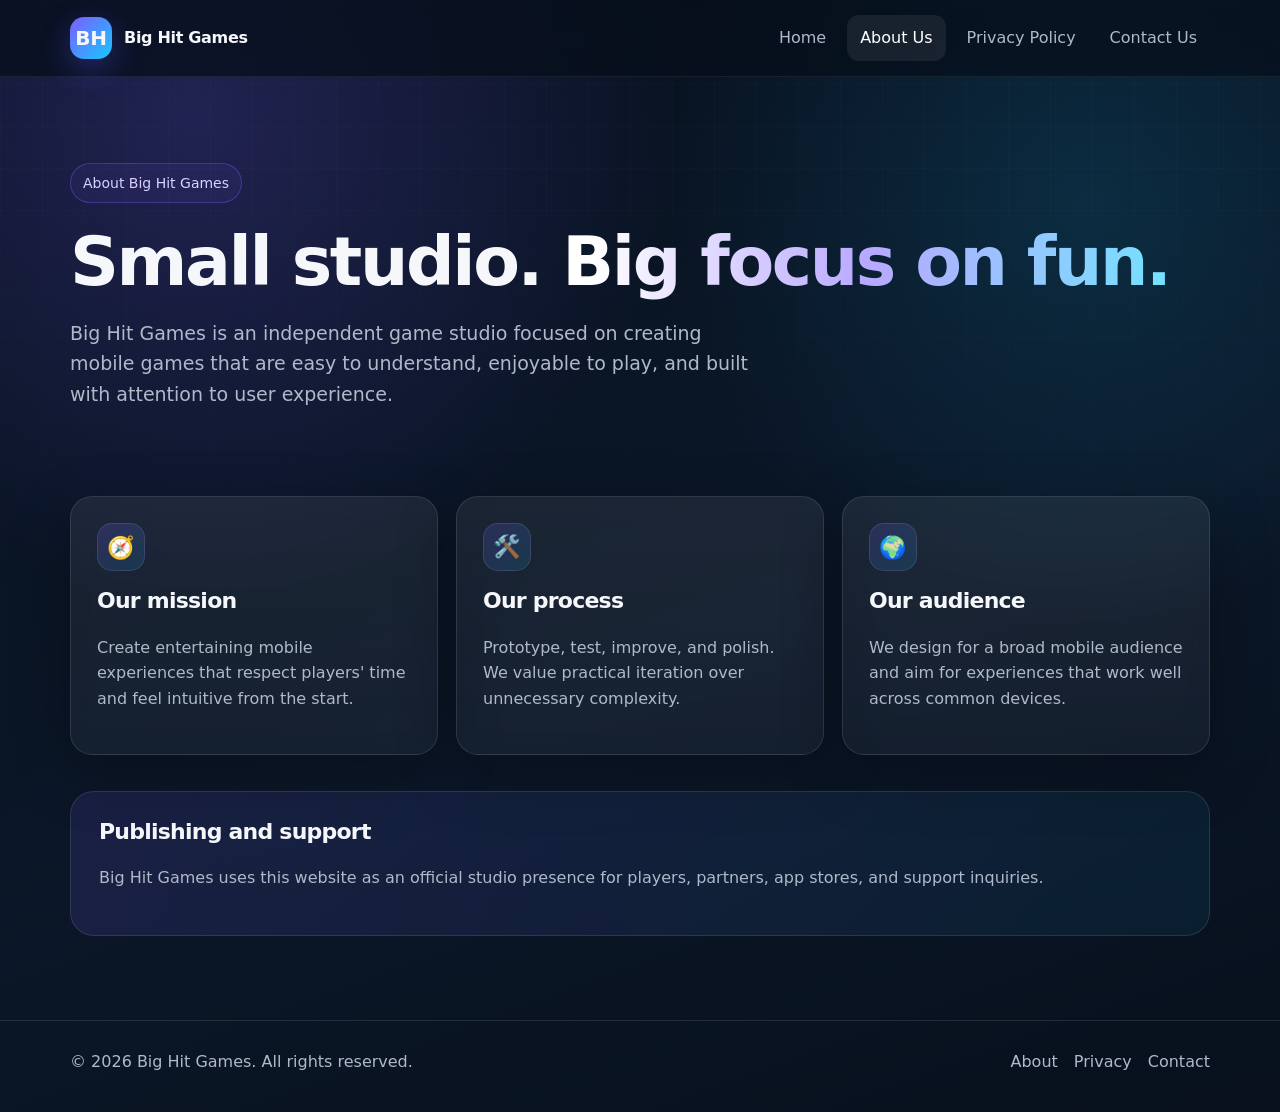
<file: index.html>
<!doctype html>
<html lang="en">
<head>
  <meta charset="utf-8">
  <meta name="viewport" content="width=device-width,initial-scale=1">
  <title>About Us | Big Hit Games</title>
  <meta name="description" content="Learn about Big Hit Games, our mission, process, and mobile game development focus.">
  <meta name="theme-color" content="#07111f">
  <link rel="icon" href="../assets/favicon.svg" type="image/svg+xml">
  <link rel="stylesheet" href="../assets/style.css">
</head>
<body>

<div class="nav-wrap">
  <div class="container nav">
    <a class="brand" href="../">
      <span class="logo">BH</span><span>Big Hit Games</span>
    </a>
    <button class="menu-btn" aria-label="Toggle navigation">☰</button>
    <nav class="nav-links">
      <a class="" href="../">Home</a><a class="active" href="../about/">About Us</a><a class="" href="../privacypolicy/">Privacy Policy</a><a class="" href="../contact/">Contact Us</a>
    </nav>
  </div>
</div>

<main>
  <section class="page-hero">
    <div class="container reveal">
      <span class="eyebrow">About Big Hit Games</span>
      <h1>Small studio. <span class="gradient-text">Big focus on fun.</span></h1>
      <p class="lead">Big Hit Games is an independent game studio focused on creating mobile games that are easy to understand, enjoyable to play, and built with attention to user experience.</p>
    </div>
  </section>
  <section class="content">
    <div class="container">
      <div class="cards">
        <article class="card reveal"><div class="icon">🧭</div><h3>Our mission</h3><p>Create entertaining mobile experiences that respect players' time and feel intuitive from the start.</p></article>
        <article class="card reveal"><div class="icon">🛠️</div><h3>Our process</h3><p>Prototype, test, improve, and polish. We value practical iteration over unnecessary complexity.</p></article>
        <article class="card reveal"><div class="icon">🌍</div><h3>Our audience</h3><p>We design for a broad mobile audience and aim for experiences that work well across common devices.</p></article>
      </div>
      <div class="band reveal">
        <h3>Publishing and support</h3>
        <p class="muted">Big Hit Games uses this website as an official studio presence for players, partners, app stores, and support inquiries.</p>
      </div>
    </div>
  </section>
</main>


<footer class="footer">
  <div class="container footer-row">
    <div>© 2026 Big Hit Games. All rights reserved.</div>
    <div class="footer-links">
      <a href="../about/">About</a>
      <a href="../privacypolicy/">Privacy</a>
      <a href="../contact/">Contact</a>
    </div>
  </div>
</footer>
<script src="../assets/script.js"></script>
</body>
</html>
</file>
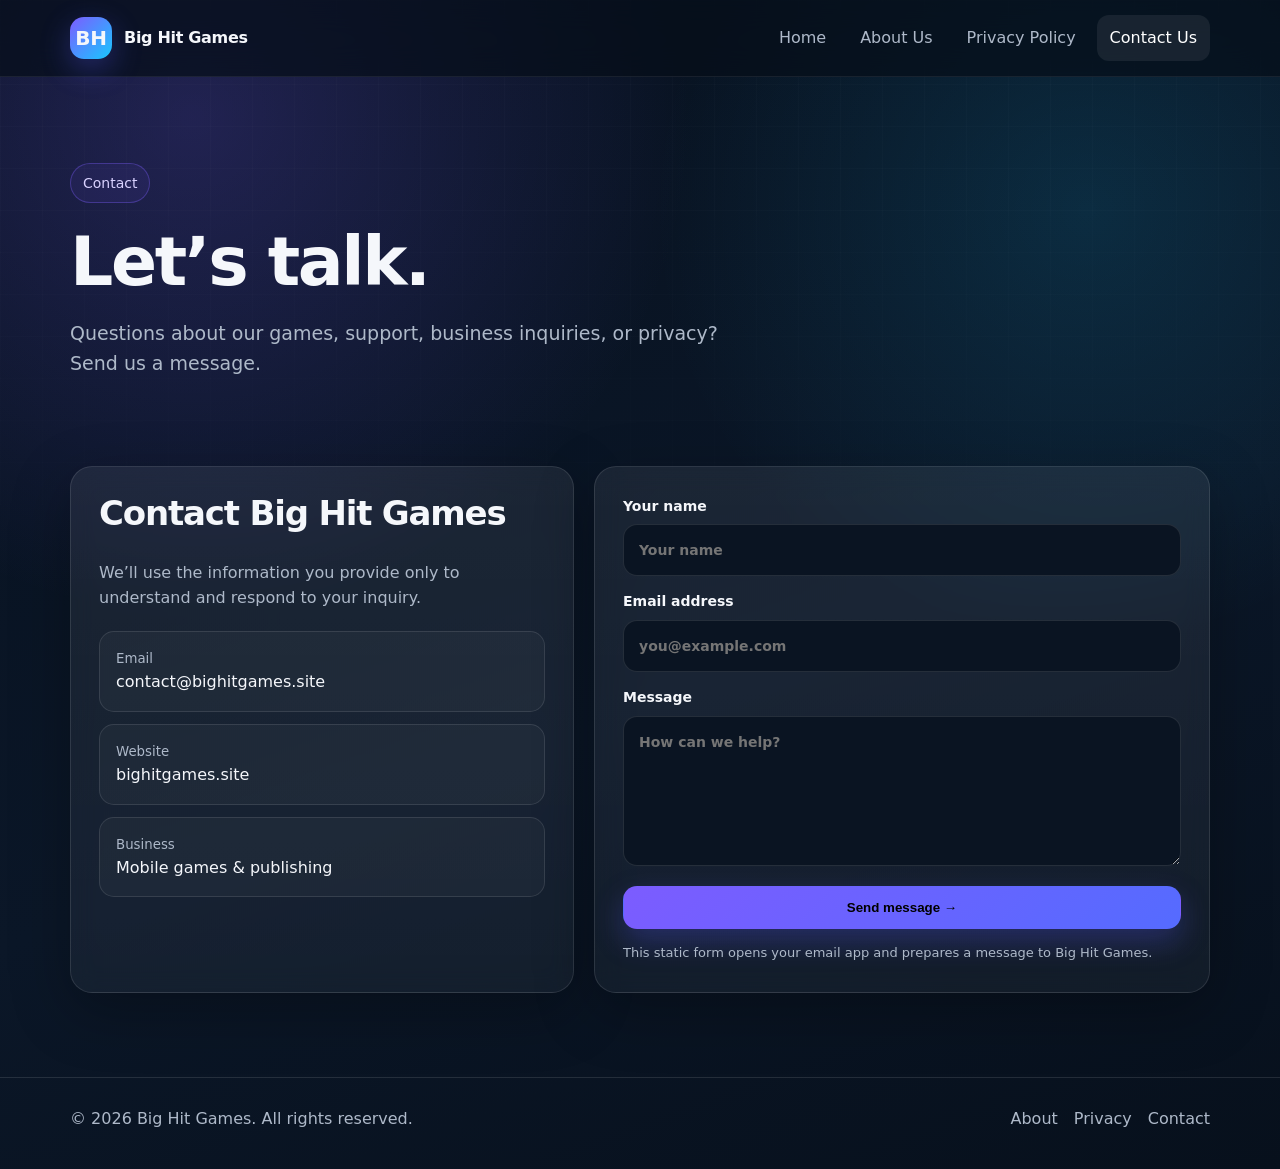
<file: contact/index.html>
<!doctype html>
<html lang="en">
<head>
  <meta charset="utf-8">
  <meta name="viewport" content="width=device-width,initial-scale=1">
  <title>Contact Us | Big Hit Games</title>
  <meta name="description" content="Contact Big Hit Games for support, business inquiries, and privacy questions.">
  <meta name="theme-color" content="#07111f">
  <link rel="icon" href="../assets/favicon.svg" type="image/svg+xml">
  <link rel="stylesheet" href="../assets/style.css">
</head>
<body>

<div class="nav-wrap">
  <div class="container nav">
    <a class="brand" href="../">
      <span class="logo">BH</span><span>Big Hit Games</span>
    </a>
    <button class="menu-btn" aria-label="Toggle navigation">☰</button>
    <nav class="nav-links">
      <a class="" href="../">Home</a><a class="" href="../about/">About Us</a><a class="" href="../privacypolicy/">Privacy Policy</a><a class="active" href="../contact/">Contact Us</a>
    </nav>
  </div>
</div>

<main>
  <section class="page-hero">
    <div class="container reveal">
      <span class="eyebrow">Contact</span>
      <h1>Let’s talk.</h1>
      <p class="lead">Questions about our games, support, business inquiries, or privacy? Send us a message.</p>
    </div>
  </section>
  <section class="content">
    <div class="container contact-grid">
      <div class="card contact-card reveal">
        <h2 style="font-size:34px">Contact Big Hit Games</h2>
        <p class="muted">We’ll use the information you provide only to understand and respond to your inquiry.</p>
        <div class="contact-list">
          <div class="contact-item"><small>Email</small><a href="mailto:contact@bighitgames.site">contact@bighitgames.site</a></div>
          <div class="contact-item"><small>Website</small><span>bighitgames.site</span></div>
          <div class="contact-item"><small>Business</small><span>Mobile games & publishing</span></div>
        </div>
      </div>
      <div class="card contact-card reveal">
        <form class="form" data-mailto>
          <label>Your name<input name="name" required placeholder="Your name"></label>
          <label>Email address<input name="email" type="email" required placeholder="you@example.com"></label>
          <label>Message<textarea name="message" required placeholder="How can we help?"></textarea></label>
          <button class="btn btn-primary" type="submit">Send message →</button>
          <div class="note">This static form opens your email app and prepares a message to Big Hit Games.</div>
        </form>
      </div>
    </div>
  </section>
</main>


<footer class="footer">
  <div class="container footer-row">
    <div>© 2026 Big Hit Games. All rights reserved.</div>
    <div class="footer-links">
      <a href="../about/">About</a>
      <a href="../privacypolicy/">Privacy</a>
      <a href="../contact/">Contact</a>
    </div>
  </div>
</footer>
<script src="../assets/script.js"></script>
</body>
</html>
</file>
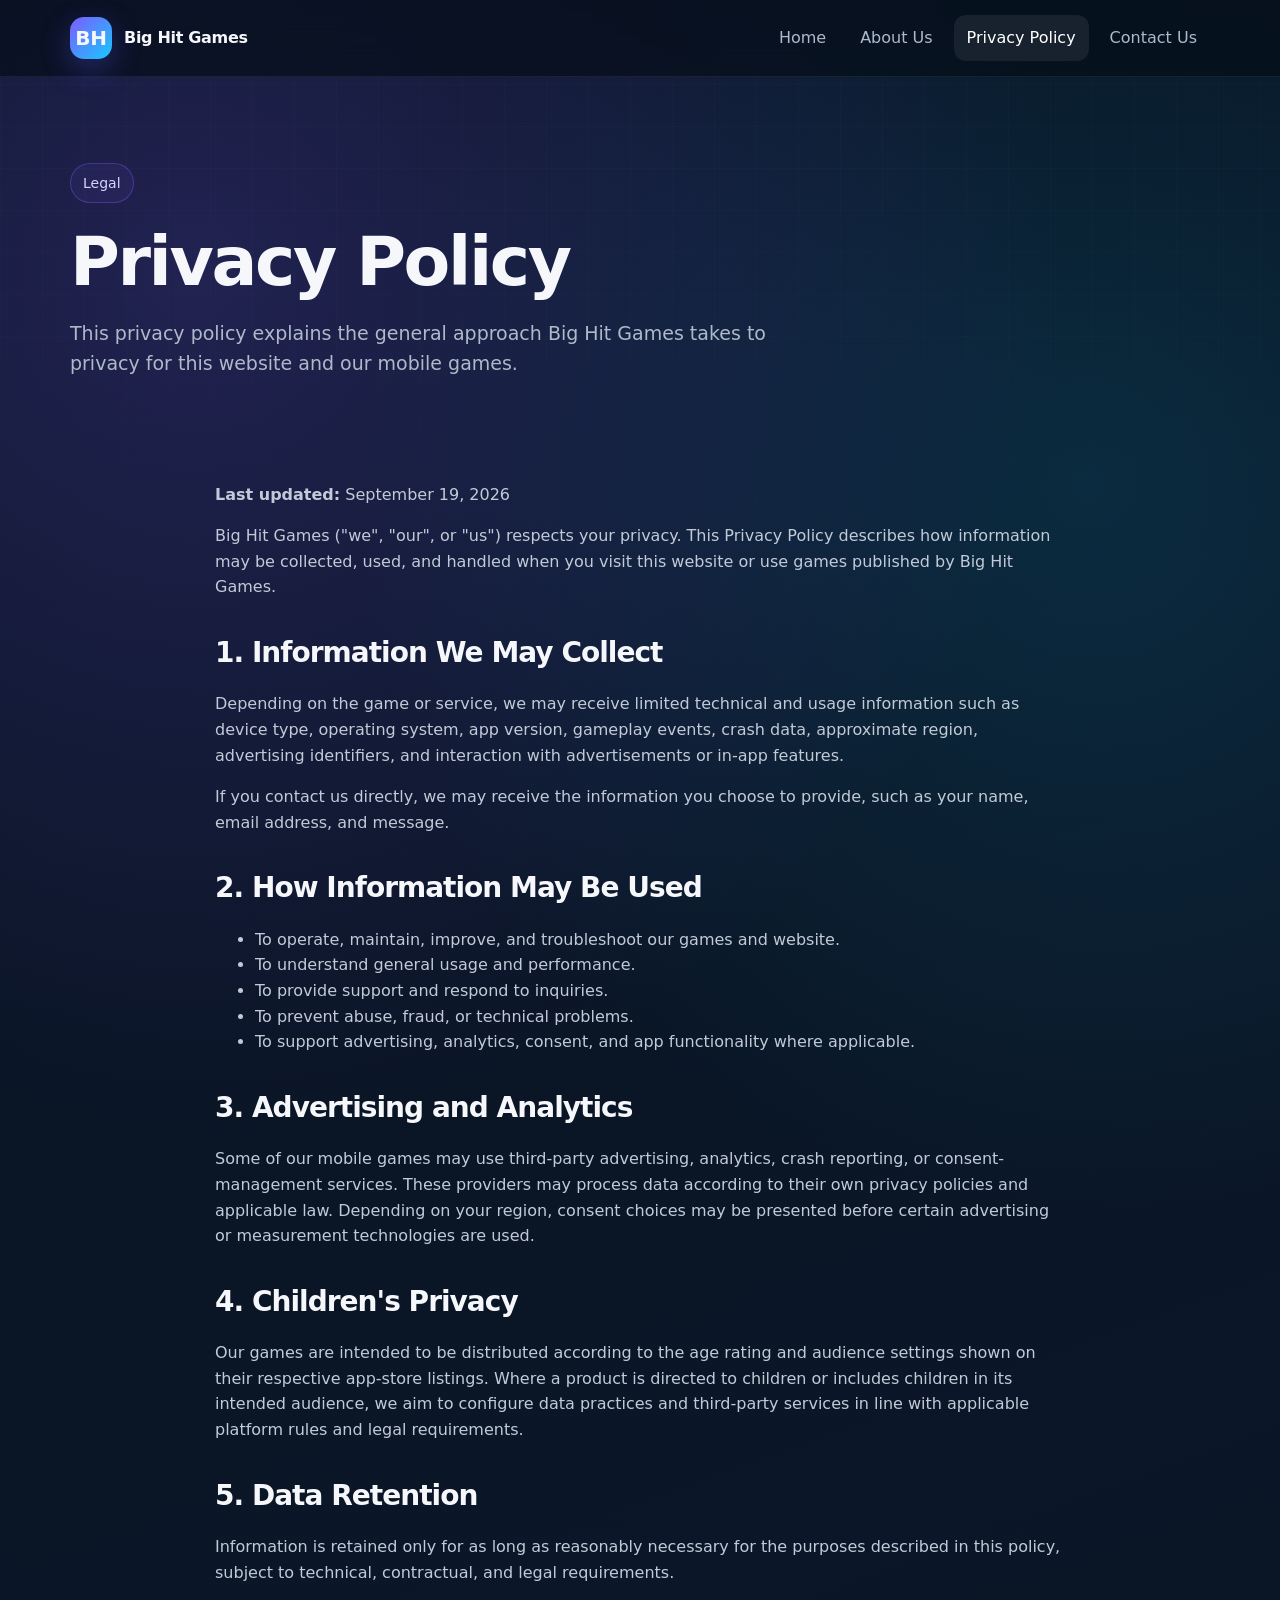
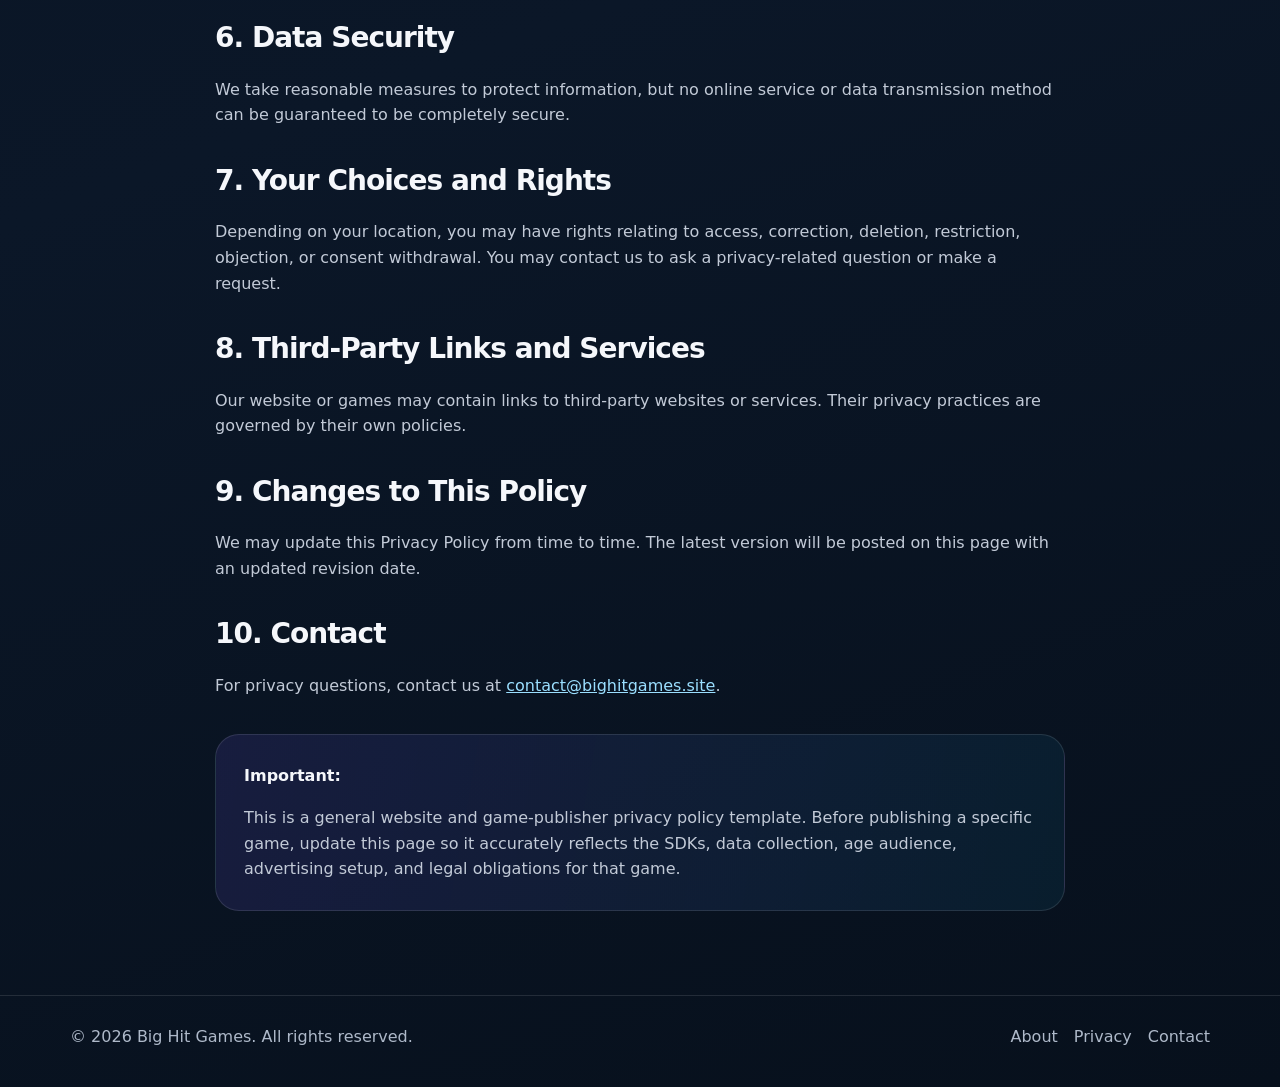
<file: privacypolicy/index.html>
<!doctype html>
<html lang="en">
<head>
  <meta charset="utf-8">
  <meta name="viewport" content="width=device-width,initial-scale=1">
  <title>Privacy Policy | Big Hit Games</title>
  <meta name="description" content="Privacy Policy for Big Hit Games website and mobile games.">
  <meta name="theme-color" content="#07111f">
  <link rel="icon" href="../assets/favicon.svg" type="image/svg+xml">
  <link rel="stylesheet" href="../assets/style.css">
</head>
<body>

<div class="nav-wrap">
  <div class="container nav">
    <a class="brand" href="../">
      <span class="logo">BH</span><span>Big Hit Games</span>
    </a>
    <button class="menu-btn" aria-label="Toggle navigation">☰</button>
    <nav class="nav-links">
      <a class="" href="../">Home</a><a class="" href="../about/">About Us</a><a class="active" href="../privacypolicy/">Privacy Policy</a><a class="" href="../contact/">Contact Us</a>
    </nav>
  </div>
</div>

<main>
  <section class="page-hero">
    <div class="container reveal">
      <span class="eyebrow">Legal</span>
      <h1>Privacy Policy</h1>
      <p class="lead">This privacy policy explains the general approach Big Hit Games takes to privacy for this website and our mobile games.</p>
    </div>
  </section>
  <section class="content">
    <div class="container prose reveal">
      <p><strong>Last updated:</strong> September 19, 2026</p>
      <p>Big Hit Games ("we", "our", or "us") respects your privacy. This Privacy Policy describes how information may be collected, used, and handled when you visit this website or use games published by Big Hit Games.</p>

      <h2>1. Information We May Collect</h2>
      <p>Depending on the game or service, we may receive limited technical and usage information such as device type, operating system, app version, gameplay events, crash data, approximate region, advertising identifiers, and interaction with advertisements or in-app features.</p>
      <p>If you contact us directly, we may receive the information you choose to provide, such as your name, email address, and message.</p>

      <h2>2. How Information May Be Used</h2>
      <ul>
        <li>To operate, maintain, improve, and troubleshoot our games and website.</li>
        <li>To understand general usage and performance.</li>
        <li>To provide support and respond to inquiries.</li>
        <li>To prevent abuse, fraud, or technical problems.</li>
        <li>To support advertising, analytics, consent, and app functionality where applicable.</li>
      </ul>

      <h2>3. Advertising and Analytics</h2>
      <p>Some of our mobile games may use third-party advertising, analytics, crash reporting, or consent-management services. These providers may process data according to their own privacy policies and applicable law. Depending on your region, consent choices may be presented before certain advertising or measurement technologies are used.</p>

      <h2>4. Children's Privacy</h2>
      <p>Our games are intended to be distributed according to the age rating and audience settings shown on their respective app-store listings. Where a product is directed to children or includes children in its intended audience, we aim to configure data practices and third-party services in line with applicable platform rules and legal requirements.</p>

      <h2>5. Data Retention</h2>
      <p>Information is retained only for as long as reasonably necessary for the purposes described in this policy, subject to technical, contractual, and legal requirements.</p>

      <h2>6. Data Security</h2>
      <p>We take reasonable measures to protect information, but no online service or data transmission method can be guaranteed to be completely secure.</p>

      <h2>7. Your Choices and Rights</h2>
      <p>Depending on your location, you may have rights relating to access, correction, deletion, restriction, objection, or consent withdrawal. You may contact us to ask a privacy-related question or make a request.</p>

      <h2>8. Third-Party Links and Services</h2>
      <p>Our website or games may contain links to third-party websites or services. Their privacy practices are governed by their own policies.</p>

      <h2>9. Changes to This Policy</h2>
      <p>We may update this Privacy Policy from time to time. The latest version will be posted on this page with an updated revision date.</p>

      <h2>10. Contact</h2>
      <p>For privacy questions, contact us at <a href="mailto:contact@bighitgames.site">contact@bighitgames.site</a>.</p>

      <div class="band">
        <strong>Important:</strong>
        <p class="muted" style="margin-bottom:0">This is a general website and game-publisher privacy policy template. Before publishing a specific game, update this page so it accurately reflects the SDKs, data collection, age audience, advertising setup, and legal obligations for that game.</p>
      </div>
    </div>
  </section>
</main>


<footer class="footer">
  <div class="container footer-row">
    <div>© 2026 Big Hit Games. All rights reserved.</div>
    <div class="footer-links">
      <a href="../about/">About</a>
      <a href="../privacypolicy/">Privacy</a>
      <a href="../contact/">Contact</a>
    </div>
  </div>
</footer>
<script src="../assets/script.js"></script>
</body>
</html>
</file>
<file: assets/style.css>
:root{
  --bg:#07111f;
  --bg2:#0b1728;
  --card:rgba(255,255,255,.07);
  --card2:rgba(255,255,255,.045);
  --line:rgba(255,255,255,.11);
  --text:#f5f7fb;
  --muted:#aeb9c9;
  --accent:#7c5cff;
  --accent2:#18c8ff;
  --success:#45e0a8;
  --shadow:0 18px 60px rgba(0,0,0,.28);
  --radius:22px;
}
*{box-sizing:border-box}
html{scroll-behavior:smooth}
body{
  margin:0;
  font-family:Inter,ui-sans-serif,system-ui,-apple-system,BlinkMacSystemFont,"Segoe UI",sans-serif;
  color:var(--text);
  background:
    radial-gradient(circle at 15% 10%, rgba(124,92,255,.22), transparent 33%),
    radial-gradient(circle at 85% 18%, rgba(24,200,255,.13), transparent 30%),
    linear-gradient(160deg,var(--bg),var(--bg2) 58%,#07101c);
  min-height:100vh;
  line-height:1.6;
  overflow-x:hidden;
}
body::before{
  content:"";
  position:fixed; inset:0;
  pointer-events:none;
  background-image:linear-gradient(rgba(255,255,255,.018) 1px,transparent 1px),
                   linear-gradient(90deg,rgba(255,255,255,.018) 1px,transparent 1px);
  background-size:42px 42px;
  mask-image:linear-gradient(to bottom,black,transparent 80%);
}
a{color:inherit;text-decoration:none}
img{max-width:100%}
.container{width:min(1140px,calc(100% - 40px));margin:auto}
.nav-wrap{
  position:sticky;top:0;z-index:50;
  backdrop-filter:blur(16px);
  background:rgba(6,14,25,.72);
  border-bottom:1px solid rgba(255,255,255,.07);
}
.nav{height:76px;display:flex;align-items:center;justify-content:space-between}
.brand{display:flex;align-items:center;gap:12px;font-weight:800;letter-spacing:-.02em}
.logo{
  width:42px;height:42px;border-radius:14px;display:grid;place-items:center;
  background:linear-gradient(135deg,var(--accent),var(--accent2));
  box-shadow:0 10px 30px rgba(90,91,255,.32);font-size:20px;font-weight:900
}
.nav-links{display:flex;align-items:center;gap:8px}
.nav-links a{padding:10px 13px;color:var(--muted);border-radius:12px;transition:.2s}
.nav-links a:hover,.nav-links a.active{color:#fff;background:rgba(255,255,255,.07)}
.menu-btn{
  display:none;width:44px;height:44px;border:1px solid var(--line);border-radius:12px;
  background:rgba(255,255,255,.05);color:white;font-size:20px
}
.hero{padding:96px 0 72px}
.hero-grid{display:grid;grid-template-columns:1.1fr .9fr;gap:50px;align-items:center}
.eyebrow{
  display:inline-flex;align-items:center;gap:9px;padding:8px 12px;
  border:1px solid rgba(124,92,255,.35);border-radius:999px;
  background:rgba(124,92,255,.08);color:#d9d2ff;font-size:14px
}
.dot{width:8px;height:8px;border-radius:50%;background:var(--success);box-shadow:0 0 0 5px rgba(69,224,168,.12)}
h1,h2,h3{line-height:1.08;letter-spacing:-.035em;margin-top:0}
h1{font-size:clamp(48px,7vw,84px);margin:22px 0 22px}
h2{font-size:clamp(34px,4vw,50px)}
h3{font-size:22px}
.gradient-text{
  background:linear-gradient(90deg,#fff 5%,#b9a8ff 50%,#74e2ff);
  -webkit-background-clip:text;background-clip:text;color:transparent
}
.lead{font-size:19px;color:var(--muted);max-width:700px}
.actions{display:flex;gap:12px;flex-wrap:wrap;margin-top:30px}
.btn{
  display:inline-flex;align-items:center;justify-content:center;gap:8px;
  padding:13px 18px;border-radius:14px;border:1px solid transparent;
  font-weight:700;transition:.2s;cursor:pointer
}
.btn-primary{background:linear-gradient(135deg,var(--accent),#556bff);box-shadow:0 12px 30px rgba(87,86,255,.28)}
.btn-primary:hover{transform:translateY(-2px)}
.btn-secondary{border-color:var(--line);background:rgba(255,255,255,.045);color:#e8edf5}
.btn-secondary:hover{background:rgba(255,255,255,.08)}
.hero-card,.card{
  border:1px solid var(--line);background:linear-gradient(180deg,var(--card),var(--card2));
  border-radius:var(--radius);box-shadow:var(--shadow);backdrop-filter:blur(12px)
}
.hero-card{padding:28px;position:relative;overflow:hidden;min-height:390px}
.hero-card::after{
  content:"";position:absolute;width:250px;height:250px;border-radius:50%;
  background:rgba(24,200,255,.12);filter:blur(15px);right:-90px;bottom:-90px
}
.game-window{border:1px solid var(--line);border-radius:18px;overflow:hidden;background:#08111f}
.window-top{height:44px;display:flex;align-items:center;gap:7px;padding:0 15px;border-bottom:1px solid var(--line)}
.window-top i{display:block;width:9px;height:9px;border-radius:50%;background:rgba(255,255,255,.25)}
.window-body{padding:26px}
.stat-grid{display:grid;grid-template-columns:repeat(2,1fr);gap:14px;margin-top:18px}
.stat{padding:18px;border:1px solid var(--line);border-radius:16px;background:rgba(255,255,255,.035)}
.stat strong{display:block;font-size:24px}
.stat span{font-size:13px;color:var(--muted)}
.section{padding:78px 0}
.section-heading{max-width:760px;margin-bottom:32px}
.section-heading p{color:var(--muted)}
.cards{display:grid;grid-template-columns:repeat(3,1fr);gap:18px}
.card{padding:26px}
.icon{
  width:48px;height:48px;border-radius:15px;display:grid;place-items:center;
  background:linear-gradient(135deg,rgba(124,92,255,.18),rgba(24,200,255,.13));
  border:1px solid rgba(255,255,255,.1);font-size:22px;margin-bottom:18px
}
.card p,.muted{color:var(--muted)}
.band{
  margin:36px 0 0;padding:28px;border:1px solid var(--line);border-radius:24px;
  background:linear-gradient(100deg,rgba(124,92,255,.13),rgba(24,200,255,.07))
}
.page-hero{padding:86px 0 44px}
.page-hero h1{font-size:clamp(42px,6vw,68px);margin-bottom:18px}
.content{padding:24px 0 84px}
.prose{max-width:850px}
.prose h2{font-size:28px;margin-top:38px}
.prose h3{margin-top:26px}
.prose p,.prose li{color:#c2cad7}
.prose a{color:#9bdfff;text-decoration:underline}
.contact-grid{display:grid;grid-template-columns:.9fr 1.1fr;gap:20px}
.contact-card{padding:28px}
.contact-list{display:grid;gap:12px;margin-top:20px}
.contact-item{padding:16px;border:1px solid var(--line);border-radius:15px;background:rgba(255,255,255,.03)}
.contact-item small{display:block;color:var(--muted)}
.form{display:grid;gap:14px}
label{font-weight:650;font-size:14px}
input,textarea{
  width:100%;margin-top:7px;background:#0a1422;color:white;border:1px solid var(--line);
  border-radius:14px;padding:14px 15px;outline:none;font:inherit
}
input:focus,textarea:focus{border-color:rgba(124,92,255,.8);box-shadow:0 0 0 4px rgba(124,92,255,.1)}
textarea{min-height:150px;resize:vertical}
.note{font-size:13px;color:var(--muted)}
.footer{border-top:1px solid var(--line);padding:28px 0 38px;color:var(--muted)}
.footer-row{display:flex;justify-content:space-between;gap:20px;align-items:center}
.footer-links{display:flex;gap:16px;flex-wrap:wrap}
.reveal{opacity:0;transform:translateY(12px);transition:.55s ease}
.reveal.visible{opacity:1;transform:none}
@media(max-width:860px){
  .hero-grid,.contact-grid{grid-template-columns:1fr}
  .cards{grid-template-columns:1fr}
  .hero{padding-top:70px}
  .menu-btn{display:block}
  .nav-links{
    position:absolute;top:76px;left:20px;right:20px;display:none;flex-direction:column;align-items:stretch;
    background:#0a1422;border:1px solid var(--line);padding:10px;border-radius:16px;box-shadow:var(--shadow)
  }
  .nav-links.open{display:flex}
  .nav-links a{padding:12px}
}
@media(max-width:560px){
  .container{width:min(100% - 28px,1140px)}
  .hero{padding:56px 0 46px}
  h1{font-size:46px}
  .hero-card{padding:18px;min-height:unset}
  .stat-grid{grid-template-columns:1fr}
  .section{padding:58px 0}
  .footer-row{flex-direction:column;align-items:flex-start}
}
</file>
